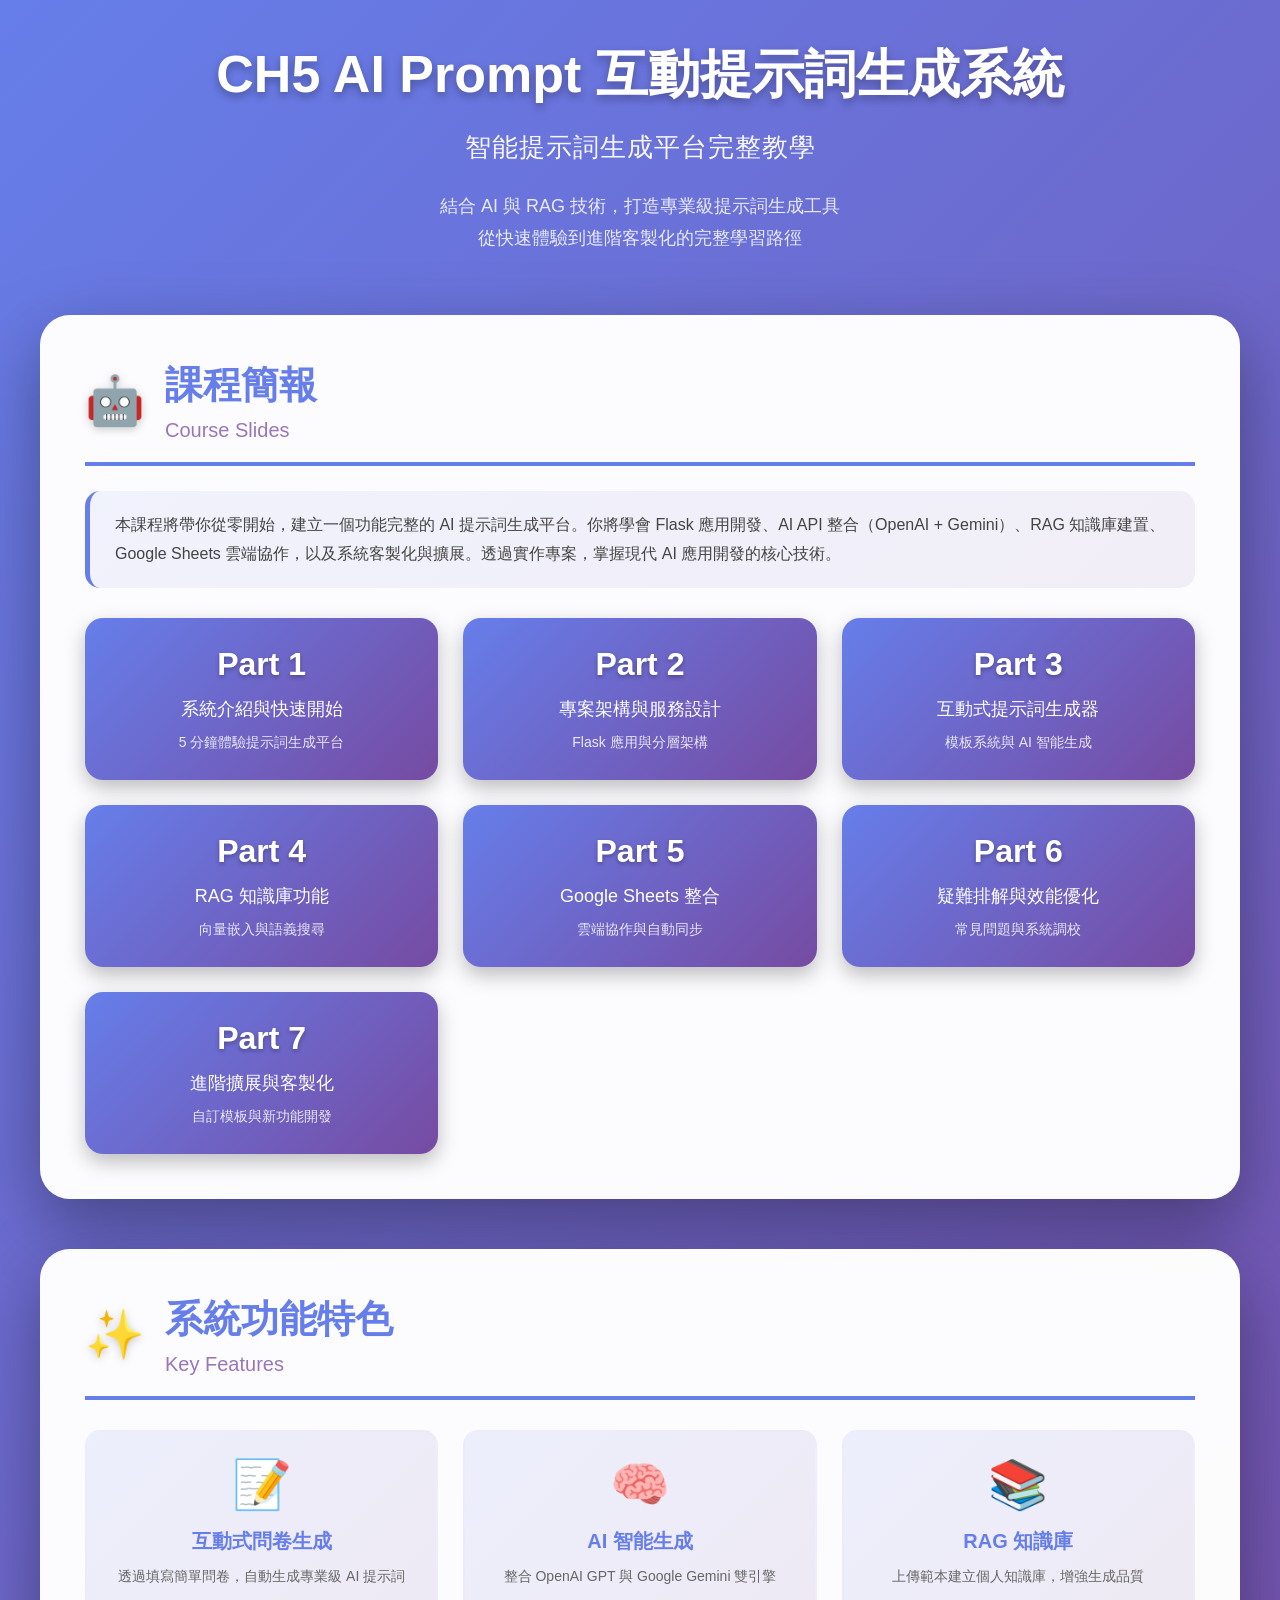
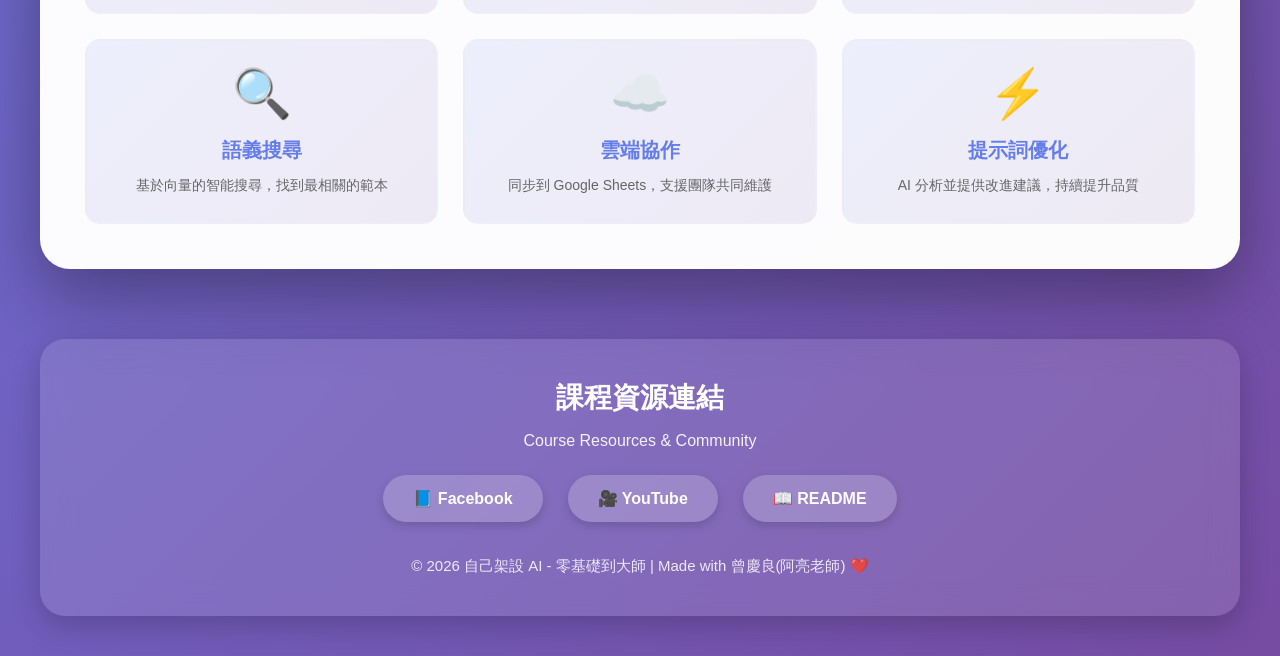
<file: slides/CH5_Overview.html>
<!DOCTYPE html>
<html lang="zh-TW">
<head>
    <meta charset="UTF-8">
    <meta name="viewport" content="width=device-width, initial-scale=1.0">
    <title>CH5 AI Prompt 互動提示詞生成系統</title>
    <style>
        * {
            margin: 0;
            padding: 0;
            box-sizing: border-box;
        }

        body {
            font-family: 'Microsoft JhengHei', 'Segoe UI', Arial, sans-serif;
            background: linear-gradient(135deg, #667eea 0%, #764ba2 100%);
            min-height: 100vh;
            padding: 40px 20px;
        }

        .container {
            max-width: 1200px;
            margin: 0 auto;
        }

        .header {
            text-align: center;
            color: white;
            margin-bottom: 60px;
            animation: fadeInDown 1s ease;
        }

        .header h1 {
            font-size: 52px;
            margin-bottom: 20px;
            text-shadow: 0 4px 8px rgba(0, 0, 0, 0.3);
            font-weight: 800;
        }

        .header p {
            font-size: 26px;
            opacity: 0.95;
            font-weight: 300;
            letter-spacing: 1px;
        }

        .header .course-info {
            margin-top: 25px;
            font-size: 18px;
            opacity: 0.85;
            line-height: 1.8;
        }

        .main-section {
            background: rgba(255, 255, 255, 0.98);
            border-radius: 30px;
            padding: 45px;
            margin-bottom: 50px;
            box-shadow: 0 25px 70px rgba(0, 0, 0, 0.35);
            animation: fadeInUp 1s ease;
            transition: transform 0.3s ease, box-shadow 0.3s ease;
        }

        .main-section:hover {
            transform: translateY(-5px);
            box-shadow: 0 30px 80px rgba(0, 0, 0, 0.45);
        }

        .section-header {
            display: flex;
            align-items: center;
            gap: 20px;
            margin-bottom: 25px;
            padding-bottom: 20px;
            border-bottom: 4px solid #667eea;
        }

        .section-icon {
            font-size: 48px;
            filter: drop-shadow(0 2px 4px rgba(0, 0, 0, 0.2));
        }

        .section-info {
            flex: 1;
        }

        .section-title {
            font-size: 38px;
            margin-bottom: 8px;
            font-weight: 700;
            color: #667eea;
        }

        .section-subtitle {
            font-size: 20px;
            opacity: 0.75;
            font-weight: 400;
            color: #764ba2;
        }

        .section-description {
            background: linear-gradient(135deg, rgba(102, 126, 234, 0.08), rgba(118, 75, 162, 0.08));
            padding: 20px 25px;
            border-radius: 15px;
            margin-bottom: 30px;
            border-left: 5px solid #667eea;
            font-size: 16px;
            line-height: 1.8;
            color: #444;
        }

        .parts-grid {
            display: grid;
            grid-template-columns: repeat(auto-fill, minmax(320px, 1fr));
            gap: 25px;
            margin-top: 30px;
        }

        .part-card {
            background: linear-gradient(135deg, #667eea 0%, #764ba2 100%);
            border-radius: 18px;
            padding: 28px;
            text-decoration: none;
            color: white;
            transition: all 0.4s cubic-bezier(0.175, 0.885, 0.32, 1.275);
            box-shadow: 0 8px 20px rgba(0, 0, 0, 0.25);
            text-align: center;
            position: relative;
            overflow: hidden;
        }

        .part-card::before {
            content: '';
            position: absolute;
            top: 0;
            left: 0;
            right: 0;
            bottom: 0;
            background: linear-gradient(135deg, rgba(255, 255, 255, 0.1) 0%, rgba(255, 255, 255, 0) 100%);
            opacity: 0;
            transition: opacity 0.3s ease;
        }

        .part-card:hover::before {
            opacity: 1;
        }

        .part-card:hover {
            transform: translateY(-8px) scale(1.03);
            box-shadow: 0 15px 40px rgba(0, 0, 0, 0.45);
        }

        .part-number {
            font-size: 32px;
            font-weight: 800;
            margin-bottom: 12px;
            text-shadow: 0 2px 4px rgba(0, 0, 0, 0.3);
            position: relative;
            z-index: 1;
        }

        .part-title {
            font-size: 18px;
            line-height: 1.6;
            font-weight: 500;
            position: relative;
            z-index: 1;
        }

        .part-desc {
            font-size: 14px;
            opacity: 0.85;
            margin-top: 10px;
            position: relative;
            z-index: 1;
        }

        .features-section {
            background: rgba(255, 255, 255, 0.98);
            border-radius: 30px;
            padding: 45px;
            margin-bottom: 50px;
            box-shadow: 0 25px 70px rgba(0, 0, 0, 0.35);
        }

        .features-grid {
            display: grid;
            grid-template-columns: repeat(auto-fit, minmax(280px, 1fr));
            gap: 25px;
            margin-top: 30px;
        }

        .feature-card {
            background: linear-gradient(135deg, rgba(102, 126, 234, 0.1), rgba(118, 75, 162, 0.1));
            border-radius: 15px;
            padding: 25px;
            text-align: center;
            border: 2px solid transparent;
            transition: all 0.3s ease;
        }

        .feature-card:hover {
            border-color: #667eea;
            transform: translateY(-5px);
        }

        .feature-icon {
            font-size: 48px;
            margin-bottom: 15px;
        }

        .feature-title {
            font-size: 20px;
            font-weight: 700;
            color: #667eea;
            margin-bottom: 10px;
        }

        .feature-desc {
            font-size: 14px;
            color: #666;
            line-height: 1.6;
        }

        .footer {
            text-align: center;
            color: white;
            margin-top: 70px;
            padding: 40px;
            background: rgba(255, 255, 255, 0.12);
            border-radius: 25px;
            backdrop-filter: blur(15px);
            box-shadow: 0 10px 30px rgba(0, 0, 0, 0.2);
        }

        .footer h3 {
            font-size: 28px;
            margin-bottom: 15px;
            font-weight: 700;
        }

        .footer p {
            font-size: 16px;
            opacity: 0.9;
        }

        .footer-links {
            display: flex;
            justify-content: center;
            gap: 25px;
            margin-top: 25px;
            flex-wrap: wrap;
        }

        .footer-link {
            background: rgba(255, 255, 255, 0.2);
            color: white;
            padding: 14px 30px;
            border-radius: 30px;
            text-decoration: none;
            transition: all 0.3s ease;
            font-weight: 600;
            font-size: 16px;
            box-shadow: 0 4px 10px rgba(0, 0, 0, 0.15);
        }

        .footer-link:hover {
            background: rgba(255, 255, 255, 0.35);
            transform: translateY(-3px);
            box-shadow: 0 6px 15px rgba(0, 0, 0, 0.25);
            text-decoration: none;
        }

        .progress-indicator {
            position: fixed;
            top: 0;
            left: 0;
            height: 4px;
            background: linear-gradient(90deg, #667eea 0%, #764ba2 100%);
            z-index: 10000;
            transition: width 0.3s ease;
        }

        @keyframes fadeInDown {
            from {
                opacity: 0;
                transform: translateY(-40px);
            }
            to {
                opacity: 1;
                transform: translateY(0);
            }
        }

        @keyframes fadeInUp {
            from {
                opacity: 0;
                transform: translateY(40px);
            }
            to {
                opacity: 1;
                transform: translateY(0);
            }
        }

        @media (max-width: 768px) {
            .header h1 {
                font-size: 32px;
            }

            .header p {
                font-size: 18px;
            }

            .header .course-info {
                font-size: 14px;
            }

            .main-section {
                padding: 30px 25px;
            }

            .section-header {
                flex-direction: column;
                text-align: center;
                gap: 10px;
            }

            .section-title {
                font-size: 26px;
            }

            .section-subtitle {
                font-size: 16px;
            }

            .parts-grid {
                grid-template-columns: 1fr;
                gap: 18px;
            }

            .part-card {
                padding: 22px;
            }

            .part-number {
                font-size: 26px;
            }

            .part-title {
                font-size: 16px;
            }

            .footer-links {
                flex-direction: column;
                gap: 15px;
            }
        }
    </style>
</head>
<body>
    <div class="progress-indicator" id="progressBar"></div>

    <div class="container">
        <div class="header">
            <h1>CH5 AI Prompt 互動提示詞生成系統</h1>
            <p>智能提示詞生成平台完整教學</p>
            <div class="course-info">
                結合 AI 與 RAG 技術，打造專業級提示詞生成工具<br>
                從快速體驗到進階客製化的完整學習路徑
            </div>
        </div>

        <!-- Main Section -->
        <div class="main-section">
            <div class="section-header">
                <div class="section-icon">🤖</div>
                <div class="section-info">
                    <h2 class="section-title">課程簡報</h2>
                    <p class="section-subtitle">Course Slides</p>
                </div>
            </div>
            <div class="section-description">
                本課程將帶你從零開始，建立一個功能完整的 AI 提示詞生成平台。你將學會 Flask 應用開發、AI API 整合（OpenAI + Gemini）、RAG 知識庫建置、Google Sheets 雲端協作，以及系統客製化與擴展。透過實作專案，掌握現代 AI 應用開發的核心技術。
            </div>
            <div class="parts-grid">
                <a href="Part1_系統介紹與快速開始.html" class="part-card">
                    <div class="part-number">Part 1</div>
                    <div class="part-title">系統介紹與快速開始</div>
                    <div class="part-desc">5 分鐘體驗提示詞生成平台</div>
                </a>
                <a href="Part2_專案架構與服務設計.html" class="part-card">
                    <div class="part-number">Part 2</div>
                    <div class="part-title">專案架構與服務設計</div>
                    <div class="part-desc">Flask 應用與分層架構</div>
                </a>
                <a href="Part3_互動式提示詞生成器.html" class="part-card">
                    <div class="part-number">Part 3</div>
                    <div class="part-title">互動式提示詞生成器</div>
                    <div class="part-desc">模板系統與 AI 智能生成</div>
                </a>
                <a href="Part4_RAG知識庫功能.html" class="part-card">
                    <div class="part-number">Part 4</div>
                    <div class="part-title">RAG 知識庫功能</div>
                    <div class="part-desc">向量嵌入與語義搜尋</div>
                </a>
                <a href="Part5_Google_Sheets整合.html" class="part-card">
                    <div class="part-number">Part 5</div>
                    <div class="part-title">Google Sheets 整合</div>
                    <div class="part-desc">雲端協作與自動同步</div>
                </a>
                <a href="Part6_疑難排解與效能優化.html" class="part-card">
                    <div class="part-number">Part 6</div>
                    <div class="part-title">疑難排解與效能優化</div>
                    <div class="part-desc">常見問題與系統調校</div>
                </a>
                <a href="Part7_進階擴展與客製化.html" class="part-card">
                    <div class="part-number">Part 7</div>
                    <div class="part-title">進階擴展與客製化</div>
                    <div class="part-desc">自訂模板與新功能開發</div>
                </a>
            </div>
        </div>

        <!-- Features Section -->
        <div class="features-section">
            <div class="section-header">
                <div class="section-icon">✨</div>
                <div class="section-info">
                    <h2 class="section-title">系統功能特色</h2>
                    <p class="section-subtitle">Key Features</p>
                </div>
            </div>
            <div class="features-grid">
                <div class="feature-card">
                    <div class="feature-icon">📝</div>
                    <div class="feature-title">互動式問卷生成</div>
                    <div class="feature-desc">透過填寫簡單問卷，自動生成專業級 AI 提示詞</div>
                </div>
                <div class="feature-card">
                    <div class="feature-icon">🧠</div>
                    <div class="feature-title">AI 智能生成</div>
                    <div class="feature-desc">整合 OpenAI GPT 與 Google Gemini 雙引擎</div>
                </div>
                <div class="feature-card">
                    <div class="feature-icon">📚</div>
                    <div class="feature-title">RAG 知識庫</div>
                    <div class="feature-desc">上傳範本建立個人知識庫，增強生成品質</div>
                </div>
                <div class="feature-card">
                    <div class="feature-icon">🔍</div>
                    <div class="feature-title">語義搜尋</div>
                    <div class="feature-desc">基於向量的智能搜尋，找到最相關的範本</div>
                </div>
                <div class="feature-card">
                    <div class="feature-icon">☁️</div>
                    <div class="feature-title">雲端協作</div>
                    <div class="feature-desc">同步到 Google Sheets，支援團隊共同維護</div>
                </div>
                <div class="feature-card">
                    <div class="feature-icon">⚡</div>
                    <div class="feature-title">提示詞優化</div>
                    <div class="feature-desc">AI 分析並提供改進建議，持續提升品質</div>
                </div>
            </div>
        </div>

        <!-- Footer -->
        <div class="footer">
            <h3>課程資源連結</h3>
            <p>Course Resources & Community</p>
            <div class="footer-links">
                <a href="https://www.facebook.com/iddmail" target="_blank" class="footer-link">📘 Facebook</a>
                <a href="https://www.youtube.com/@Liang-yt02" target="_blank" class="footer-link">🎥 YouTube</a>
                <a href="../README.md" class="footer-link">📖 README</a>
            </div>
            <p style="margin-top: 35px; opacity: 0.85; font-size: 15px;">© 2026 自己架設 AI - 零基礎到大師 | Made with 曾慶良(阿亮老師) ❤️</p>
        </div>
    </div>

    <script>
        // 滾動進度條
        window.addEventListener('scroll', () => {
            const winScroll = document.body.scrollTop || document.documentElement.scrollTop;
            const height = document.documentElement.scrollHeight - document.documentElement.clientHeight;
            const scrolled = (winScroll / height) * 100;
            document.getElementById('progressBar').style.width = scrolled + '%';
        });
    </script>
</body>
</html>
</file>
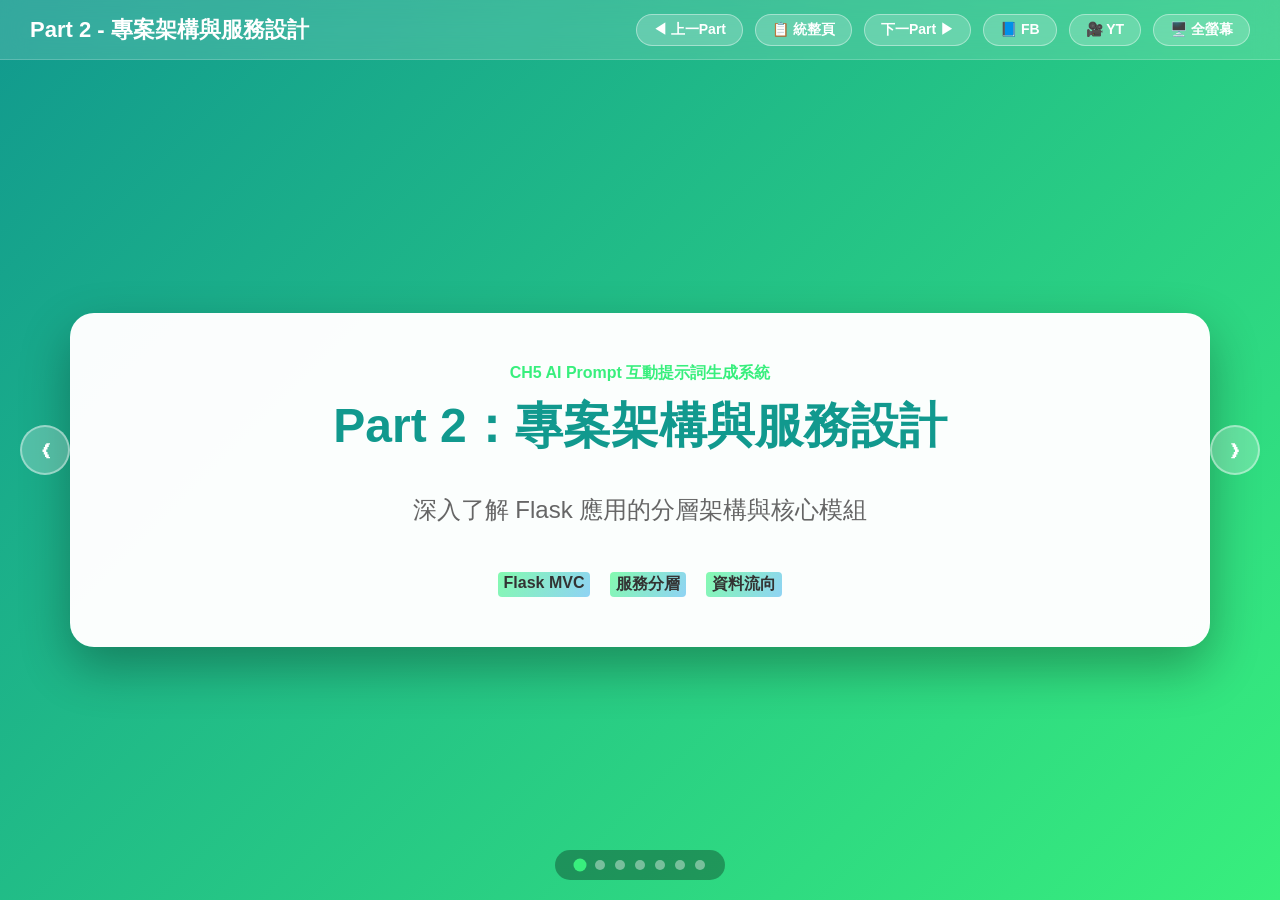
<file: slides/Part2_專案架構與服務設計.html>
<!DOCTYPE html>
<html lang="zh-TW">
<head>
    <meta charset="UTF-8">
    <meta name="viewport" content="width=device-width, initial-scale=1.0">
    <title>Part 2 - 專案架構與服務設計</title>
    <style>
        * { margin: 0; padding: 0; box-sizing: border-box; }
        body {
            font-family: 'Microsoft JhengHei', 'Segoe UI', Arial, sans-serif;
            background: linear-gradient(135deg, #11998e 0%, #38ef7d 100%);
            min-height: 100vh;
            overflow: hidden;
            color: #333;
        }
        .nav-bar {
            position: fixed;
            top: 0; left: 0; right: 0;
            height: 60px;
            background: rgba(255, 255, 255, 0.15);
            backdrop-filter: blur(12px);
            border-bottom: 1px solid rgba(255, 255, 255, 0.2);
            display: flex;
            justify-content: space-between;
            align-items: center;
            padding: 0 30px;
            z-index: 10000;
        }
        .nav-title { font-size: 22px; font-weight: 700; color: #fff; }
        .nav-buttons { display: flex; gap: 12px; }
        .nav-btn {
            background: rgba(255, 255, 255, 0.2);
            border: 1px solid rgba(255, 255, 255, 0.4);
            color: white;
            padding: 6px 16px;
            border-radius: 20px;
            cursor: pointer;
            font-size: 14px;
            font-weight: 600;
            text-decoration: none;
            transition: all 0.3s ease;
        }
        .nav-btn:hover { background: rgba(255, 255, 255, 0.4); transform: translateY(-2px); }
        .slide-container { width: 100%; height: 100vh; padding-top: 60px; position: relative; }
        .slide {
            position: absolute;
            top: 60px; left: 0;
            width: 100%;
            height: calc(100vh - 60px);
            display: none;
            align-items: center;
            justify-content: center;
            padding: 40px;
            opacity: 0;
            transition: opacity 0.4s ease;
        }
        .slide.active { display: flex; opacity: 1; }
        .content-card {
            background: rgba(255, 255, 255, 0.98);
            border-radius: 24px;
            box-shadow: 0 20px 50px rgba(0, 0, 0, 0.3);
            padding: 50px;
            max-width: 1200px;
            width: 95%;
            max-height: 85vh;
            overflow-y: auto;
        }
        h1 { color: #11998e; font-size: 48px; margin-bottom: 20px; text-align: center; }
        h2 { color: #11998e; font-size: 36px; margin-bottom: 30px; border-bottom: 3px solid #38ef7d; padding-bottom: 12px; }
        h3 { color: #11998e; font-size: 24px; margin: 25px 0 15px 0; }
        p, li { font-size: 18px; line-height: 1.8; color: #444; margin-bottom: 12px; }
        ul, ol { padding-left: 30px; }
        code { background: #f0f2f5; padding: 3px 8px; border-radius: 6px; font-family: monospace; color: #d63384; }
        pre { background: #282c34; color: #abb2bf; padding: 20px; border-radius: 12px; overflow-x: auto; margin: 20px 0; font-size: 14px; line-height: 1.6; }
        .box { padding: 20px; border-radius: 12px; margin: 20px 0; border-left: 5px solid; }
        .info { background: #e3f2fd; border-color: #2196f3; }
        .success { background: #d4edda; border-color: #28a745; }
        .highlight { background: linear-gradient(120deg, #84fab0 0%, #8fd3f4 100%); padding: 2px 6px; border-radius: 4px; font-weight: bold; }
        .grid-2 { display: grid; grid-template-columns: repeat(2, 1fr); gap: 25px; margin: 25px 0; }
        .grid-3 { display: grid; grid-template-columns: repeat(3, 1fr); gap: 20px; margin: 25px 0; }
        .card { background: #f8f9fa; padding: 25px; border-radius: 15px; border: 1px solid #e9ecef; }
        .card:hover { transform: translateY(-5px); border-color: #38ef7d; transition: all 0.3s; }
        .card-icon { font-size: 40px; margin-bottom: 15px; }
        .card-title { font-size: 20px; font-weight: 700; color: #11998e; margin-bottom: 10px; }
        .nav-arrow {
            position: fixed;
            top: 50%;
            transform: translateY(-50%);
            background: rgba(255,255,255,0.25);
            color: white;
            width: 50px; height: 50px;
            border-radius: 50%;
            border: 2px solid rgba(255,255,255,0.4);
            font-size: 20px;
            cursor: pointer;
            z-index: 9000;
            display: flex;
            align-items: center;
            justify-content: center;
        }
        .nav-arrow:hover { background: rgba(255,255,255,0.5); }
        .prev-arrow { left: 20px; }
        .next-arrow { right: 20px; }
        .indicators {
            position: fixed;
            bottom: 20px;
            left: 50%;
            transform: translateX(-50%);
            display: flex;
            gap: 10px;
            z-index: 4000;
            padding: 10px 20px;
            background: rgba(0,0,0,0.3);
            border-radius: 25px;
        }
        .dot { width: 10px; height: 10px; background: rgba(255,255,255,0.4); border-radius: 50%; cursor: pointer; }
        .dot.active { background: #38ef7d; transform: scale(1.3); }
        .tree { font-family: monospace; background: #f8f9fa; padding: 20px; border-radius: 12px; margin: 20px 0; }
        .tree-line { margin: 5px 0; }
        .folder { color: #11998e; font-weight: bold; }
        .file { color: #666; }
        @media (max-width: 768px) {
            .grid-2, .grid-3 { grid-template-columns: 1fr; }
            h1 { font-size: 32px; }
            h2 { font-size: 26px; }
            .content-card { padding: 30px; }
        }
    </style>
</head>
<body>
    <div class="nav-bar">
        <div class="nav-title">Part 2 - 專案架構與服務設計</div>
        <div class="nav-buttons">
            <a href="Part1_系統介紹與快速開始.html" class="nav-btn">◀ 上一Part</a>
            <a href="Overview.html" class="nav-btn">📋 統整頁</a>
            <a href="Part3_互動式提示詞生成器.html" class="nav-btn">下一Part ▶</a>
            <a href="https://www.facebook.com/iddmail" target="_blank" class="nav-btn">📘 FB</a>
            <a href="https://www.youtube.com/@Liang-yt02" target="_blank" class="nav-btn">🎥 YT</a>
            <button class="nav-btn" onclick="toggleFullscreen()">🖥️ 全螢幕</button>
        </div>
    </div>

    <div class="slide-container">
        <!-- Slide 1: 封面 -->
        <div class="slide active">
            <div class="content-card" style="text-align: center;">
                <h4 style="color: #38ef7d; margin-bottom: 10px;">CH5 AI Prompt 互動提示詞生成系統</h4>
                <h1>Part 2：專案架構與服務設計</h1>
                <p style="font-size: 24px; color: #666; margin: 30px 0;">深入了解 Flask 應用的分層架構與核心模組</p>
                <div style="display: flex; justify-content: center; gap: 20px; margin-top: 40px;">
                    <span class="highlight">Flask MVC</span>
                    <span class="highlight">服務分層</span>
                    <span class="highlight">資料流向</span>
                </div>
            </div>
        </div>

        <!-- Slide 2: 專案目錄結構 -->
        <div class="slide">
            <div class="content-card">
                <h2>📁 專案目錄結構</h2>
                <div class="grid-2">
                    <div class="tree">
                        <div class="tree-line"><span class="folder">CH5_AI_Prompt_Generator/</span></div>
                        <div class="tree-line">├── <span class="file">app.py</span> # Flask 應用入口</div>
                        <div class="tree-line">├── <span class="file">config.py</span> # 配置管理</div>
                        <div class="tree-line">├── <span class="folder">src/</span></div>
                        <div class="tree-line">│   ├── <span class="folder">services/</span> # 服務層</div>
                        <div class="tree-line">│   │   ├── <span class="file">ai_service.py</span></div>
                        <div class="tree-line">│   │   ├── <span class="file">rag_service.py</span></div>
                        <div class="tree-line">│   │   └── <span class="file">prompt_builder.py</span></div>
                        <div class="tree-line">│   ├── <span class="folder">models/</span> # 資料模型</div>
                        <div class="tree-line">│   └── <span class="folder">utils/</span> # 工具函數</div>
                        <div class="tree-line">├── <span class="folder">templates/</span> # Jinja2 模板</div>
                        <div class="tree-line">├── <span class="folder">static/</span> # CSS/JS 靜態檔</div>
                        <div class="tree-line">├── <span class="folder">data/</span> # 資料儲存</div>
                        <div class="tree-line">└── <span class="folder">gas/</span> # Google Apps Script</div>
                    </div>
                    <div>
                        <h3>設計原則</h3>
                        <ul>
                            <li><strong>分層架構</strong>：路由、服務、資料分離</li>
                            <li><strong>模組化</strong>：功能獨立，易於維護</li>
                            <li><strong>配置驅動</strong>：透過 .env 控制行為</li>
                            <li><strong>可擴展</strong>：預留擴展空間</li>
                        </ul>
                    </div>
                </div>
            </div>
        </div>

        <!-- Slide 3: 核心服務模組 -->
        <div class="slide">
            <div class="content-card">
                <h2>🔧 核心服務模組設計</h2>
                <div class="grid-3">
                    <div class="card">
                        <div class="card-icon">🤖</div>
                        <div class="card-title">AIService</div>
                        <p>統一抽象 OpenAI 和 Gemini API</p>
                        <ul>
                            <li>智能生成提示詞</li>
                            <li>優化分析功能</li>
                            <li>錯誤處理與重試</li>
                        </ul>
                    </div>
                    <div class="card">
                        <div class="card-icon">📚</div>
                        <div class="card-title">RAGService</div>
                        <p>管理知識庫所有操作</p>
                        <ul>
                            <li>文件上傳與解析</li>
                            <li>向量嵌入與儲存</li>
                            <li>語義檢索</li>
                        </ul>
                    </div>
                    <div class="card">
                        <div class="card-icon">📝</div>
                        <div class="card-title">PromptBuilder</div>
                        <p>模板生成引擎</p>
                        <ul>
                            <li>樹狀模板結構</li>
                            <li>變數替換</li>
                            <li>多語言支援</li>
                        </ul>
                    </div>
                </div>
            </div>
        </div>

        <!-- Slide 4: 配置管理 -->
        <div class="slide">
            <div class="content-card">
                <h2>⚙️ 配置管理 (config.py)</h2>
                <pre><code>class Config:
    # Flask 配置
    SECRET_KEY = os.getenv('SECRET_KEY', 'dev-secret-key')
    DEBUG = os.getenv('FLASK_DEBUG', 'True').lower() == 'true'

    # AI 服務配置
    OPENAI_API_KEY = os.getenv('OPENAI_API_KEY')
    GOOGLE_AI_API_KEY = os.getenv('GOOGLE_AI_API_KEY')
    AI_PROVIDER = os.getenv('AI_PROVIDER', 'both')

    # RAG 配置
    VECTOR_DB_TYPE = os.getenv('VECTOR_DB_TYPE', 'chromadb')
    EMBEDDING_PROVIDER = os.getenv('EMBEDDING_PROVIDER', 'sentence-transformers')

    # Google Sheets 整合
    GOOGLE_SHEETS_ENABLED = os.getenv('GOOGLE_SHEETS_ENABLED', 'false')</code></pre>
                <div class="box info">
                    <strong>優勢</strong>：集中管理配置，透過環境變數調整行為，不需修改程式碼
                </div>
            </div>
        </div>

        <!-- Slide 5: 資料流向 -->
        <div class="slide">
            <div class="content-card">
                <h2>🔄 資料流向分析</h2>
                <div style="text-align: center; margin: 30px 0;">
                    <div style="display: inline-block; background: #e3f2fd; padding: 20px 40px; border-radius: 15px; margin: 10px;">
                        <strong>1. 前端</strong><br>generator.html → 收集表單資料
                    </div>
                    <div style="font-size: 30px; margin: 10px;">↓</div>
                    <div style="display: inline-block; background: #fff3cd; padding: 20px 40px; border-radius: 15px; margin: 10px;">
                        <strong>2. API 路由</strong><br>/api/generate → 驗證與分發
                    </div>
                    <div style="font-size: 30px; margin: 10px;">↓</div>
                    <div style="display: inline-block; background: #d4edda; padding: 20px 40px; border-radius: 15px; margin: 10px;">
                        <strong>3. 服務層</strong><br>PromptBuilder / AIService
                    </div>
                    <div style="font-size: 30px; margin: 10px;">↓</div>
                    <div style="display: inline-block; background: #f8d7da; padding: 20px 40px; border-radius: 15px; margin: 10px;">
                        <strong>4. 返回結果</strong><br>JSON Response → 前端展示
                    </div>
                </div>
            </div>
        </div>

        <!-- Slide 6: 設計決策 -->
        <div class="slide">
            <div class="content-card">
                <h2>💡 關鍵設計決策</h2>
                <div class="grid-2">
                    <div class="card">
                        <h3>為什麼同時支援模板和 AI 生成？</h3>
                        <ul>
                            <li><strong>成本考量</strong>：模板生成免費</li>
                            <li><strong>可靠性</strong>：API 不可用時的備案</li>
                            <li><strong>速度</strong>：模板幾乎即時</li>
                            <li><strong>學習價值</strong>：展示良好結構</li>
                        </ul>
                    </div>
                    <div class="card">
                        <h3>為什麼選擇 ChromaDB？</h3>
                        <ul>
                            <li><strong>嵌入式</strong>：不需獨立伺服器</li>
                            <li><strong>易用性</strong>：幾行程式碼完成操作</li>
                            <li><strong>效能</strong>：中小規模表現良好</li>
                            <li><strong>可遷移</strong>：未來可升級</li>
                        </ul>
                    </div>
                    <div class="card">
                        <h3>為什麼使用 SQLite？</h3>
                        <ul>
                            <li><strong>嵌入式</strong>：單一檔案儲存</li>
                            <li><strong>可攜性</strong>：整個目錄可遷移</li>
                            <li><strong>效能夠用</strong>：低頻操作</li>
                            <li><strong>可升級</strong>：SQLAlchemy ORM</li>
                        </ul>
                    </div>
                    <div class="card">
                        <h3>為什麼不用 React/Vue？</h3>
                        <ul>
                            <li><strong>降低門檻</strong>：HTML+JS 易理解</li>
                            <li><strong>簡化部署</strong>：不需 npm 構建</li>
                            <li><strong>互動夠用</strong>：原生 JS 能勝任</li>
                            <li><strong>實用主義</strong>：解決問題優先</li>
                        </ul>
                    </div>
                </div>
            </div>
        </div>

        <!-- Slide 7: 本節重點 -->
        <div class="slide">
            <div class="content-card">
                <h2>📌 本節重點回顧</h2>
                <div class="grid-2">
                    <div class="card" style="background: #d4edda;">
                        <div class="card-icon">✅</div>
                        <div class="card-title">學到的內容</div>
                        <ul>
                            <li>Flask 應用的標準目錄結構</li>
                            <li>三大核心服務模組的職責</li>
                            <li>配置驅動設計的優勢</li>
                            <li>資料在系統中的流向</li>
                            <li>關鍵技術選型的理由</li>
                        </ul>
                    </div>
                    <div class="card" style="background: #e3f2fd;">
                        <div class="card-icon">📖</div>
                        <div class="card-title">設計哲學</div>
                        <ul>
                            <li>分層架構易於維護</li>
                            <li>模組化支援擴展</li>
                            <li>配置驅動提高靈活性</li>
                            <li>實用主義優於技術炫技</li>
                            <li>簡單是最好的設計</li>
                        </ul>
                    </div>
                </div>
                <div class="box success" style="text-align: center; margin-top: 30px;">
                    <strong>下一節：深入了解互動式提示詞生成器的實作細節</strong>
                </div>
            </div>
        </div>
    </div>

    <button class="nav-arrow prev-arrow" onclick="changeSlide(-1)">❮</button>
    <button class="nav-arrow next-arrow" onclick="changeSlide(1)">❯</button>
    <div class="indicators" id="indicators"></div>

    <script>
        let currentSlide = 0;
        const slides = document.querySelectorAll('.slide');
        const totalSlides = slides.length;
        function init() {
            const container = document.getElementById('indicators');
            for (let i = 0; i < totalSlides; i++) {
                const dot = document.createElement('div');
                dot.className = 'dot' + (i === 0 ? ' active' : '');
                dot.onclick = () => goToSlide(i);
                container.appendChild(dot);
            }
            document.addEventListener('keydown', handleKeydown);
        }
        function handleKeydown(e) {
            if (e.key === 'ArrowLeft') changeSlide(-1);
            if (e.key === 'ArrowRight') changeSlide(1);
        }
        function showSlide(index) {
            if (index < 0) index = 0;
            if (index >= totalSlides) index = totalSlides - 1;
            slides.forEach(s => s.classList.remove('active'));
            slides[index].classList.add('active');
            currentSlide = index;
            document.querySelectorAll('.dot').forEach((d, i) => d.classList.toggle('active', i === index));
        }
        function changeSlide(dir) { showSlide(currentSlide + dir); }
        function goToSlide(index) { showSlide(index); }
        function toggleFullscreen() {
            if (!document.fullscreenElement) {
                document.documentElement.requestFullscreen();
            } else {
                document.exitFullscreen();
            }
        }
        init();
    </script>
</body>
</html>
</file>
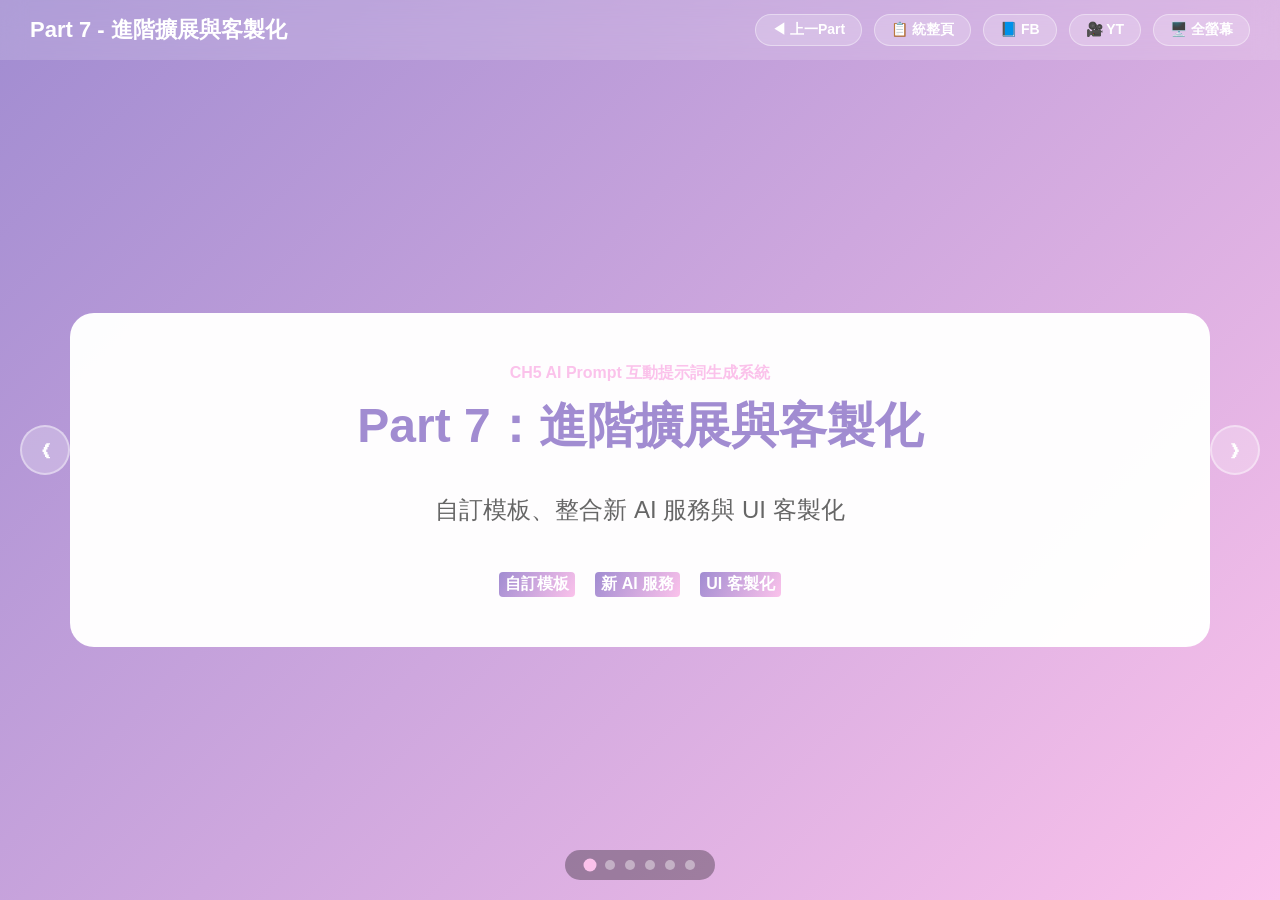
<file: slides/Part7_進階擴展與客製化.html>
<!DOCTYPE html>
<html lang="zh-TW">
<head>
    <meta charset="UTF-8">
    <meta name="viewport" content="width=device-width, initial-scale=1.0">
    <title>Part 7 - 進階擴展與客製化</title>
    <style>
        * { margin: 0; padding: 0; box-sizing: border-box; }
        body {
            font-family: 'Microsoft JhengHei', 'Segoe UI', Arial, sans-serif;
            background: linear-gradient(135deg, #a18cd1 0%, #fbc2eb 100%);
            min-height: 100vh; overflow: hidden; color: #333;
        }
        .nav-bar { position: fixed; top: 0; left: 0; right: 0; height: 60px; background: rgba(255, 255, 255, 0.15); backdrop-filter: blur(12px); display: flex; justify-content: space-between; align-items: center; padding: 0 30px; z-index: 10000; }
        .nav-title { font-size: 22px; font-weight: 700; color: #fff; }
        .nav-buttons { display: flex; gap: 12px; }
        .nav-btn { background: rgba(255, 255, 255, 0.2); border: 1px solid rgba(255, 255, 255, 0.4); color: white; padding: 6px 16px; border-radius: 20px; cursor: pointer; font-size: 14px; font-weight: 600; text-decoration: none; transition: all 0.3s ease; }
        .nav-btn:hover { background: rgba(255, 255, 255, 0.4); }
        .slide { position: absolute; top: 60px; left: 0; width: 100%; height: calc(100vh - 60px); display: none; align-items: center; justify-content: center; padding: 40px; opacity: 0; transition: opacity 0.4s ease; }
        .slide.active { display: flex; opacity: 1; }
        .content-card { background: rgba(255, 255, 255, 0.98); border-radius: 24px; padding: 50px; max-width: 1200px; width: 95%; max-height: 85vh; overflow-y: auto; }
        h1 { color: #a18cd1; font-size: 48px; margin-bottom: 20px; text-align: center; }
        h2 { color: #a18cd1; font-size: 36px; margin-bottom: 30px; border-bottom: 3px solid #fbc2eb; padding-bottom: 12px; }
        h3 { color: #a18cd1; font-size: 24px; margin: 25px 0 15px 0; }
        p, li { font-size: 18px; line-height: 1.8; color: #444; margin-bottom: 12px; }
        code { background: #f0f2f5; padding: 3px 8px; border-radius: 6px; font-family: monospace; color: #d63384; }
        pre { background: #282c34; color: #abb2bf; padding: 20px; border-radius: 12px; overflow-x: auto; margin: 20px 0; font-size: 14px; }
        .box { padding: 20px; border-radius: 12px; margin: 20px 0; border-left: 5px solid; }
        .info { background: #e3f2fd; border-color: #2196f3; }
        .success { background: #d4edda; border-color: #28a745; }
        .highlight { background: linear-gradient(120deg, #a18cd1 0%, #fbc2eb 100%); padding: 2px 6px; border-radius: 4px; font-weight: bold; color: white; }
        .grid-2 { display: grid; grid-template-columns: repeat(2, 1fr); gap: 25px; margin: 25px 0; }
        .grid-3 { display: grid; grid-template-columns: repeat(3, 1fr); gap: 20px; margin: 25px 0; }
        .card { background: #f8f9fa; padding: 25px; border-radius: 15px; border: 1px solid #e9ecef; }
        .card:hover { transform: translateY(-5px); border-color: #a18cd1; transition: all 0.3s; }
        .card-icon { font-size: 40px; margin-bottom: 15px; }
        .card-title { font-size: 20px; font-weight: 700; color: #a18cd1; margin-bottom: 10px; }
        .nav-arrow { position: fixed; top: 50%; transform: translateY(-50%); background: rgba(255,255,255,0.25); color: white; width: 50px; height: 50px; border-radius: 50%; border: 2px solid rgba(255,255,255,0.4); font-size: 20px; cursor: pointer; z-index: 9000; display: flex; align-items: center; justify-content: center; }
        .prev-arrow { left: 20px; }
        .next-arrow { right: 20px; }
        .indicators { position: fixed; bottom: 20px; left: 50%; transform: translateX(-50%); display: flex; gap: 10px; z-index: 4000; padding: 10px 20px; background: rgba(0,0,0,0.3); border-radius: 25px; }
        .dot { width: 10px; height: 10px; background: rgba(255,255,255,0.4); border-radius: 50%; cursor: pointer; }
        .dot.active { background: #fbc2eb; transform: scale(1.3); }
    </style>
</head>
<body>
    <div class="nav-bar">
        <div class="nav-title">Part 7 - 進階擴展與客製化</div>
        <div class="nav-buttons">
            <a href="Part6_疑難排解與效能優化.html" class="nav-btn">◀ 上一Part</a>
            <a href="Overview.html" class="nav-btn">📋 統整頁</a>
            <a href="https://www.facebook.com/iddmail" target="_blank" class="nav-btn">📘 FB</a>
            <a href="https://www.youtube.com/@Liang-yt02" target="_blank" class="nav-btn">🎥 YT</a>
            <button class="nav-btn" onclick="toggleFullscreen()">🖥️ 全螢幕</button>
        </div>
    </div>

    <div class="slide-container">
        <div class="slide active">
            <div class="content-card" style="text-align: center;">
                <h4 style="color: #fbc2eb; margin-bottom: 10px;">CH5 AI Prompt 互動提示詞生成系統</h4>
                <h1>Part 7：進階擴展與客製化</h1>
                <p style="font-size: 24px; color: #666; margin: 30px 0;">自訂模板、整合新 AI 服務與 UI 客製化</p>
                <div style="display: flex; justify-content: center; gap: 20px; margin-top: 40px;">
                    <span class="highlight">自訂模板</span>
                    <span class="highlight">新 AI 服務</span>
                    <span class="highlight">UI 客製化</span>
                </div>
            </div>
        </div>

        <div class="slide">
            <div class="content-card">
                <h2>📝 自訂提示詞模板</h2>
                <pre><code># 在 prompt_builder.py 新增專案類型
PROJECT_TYPES = {
    # ... 現有類型 ...
    'mobile_app': {
        'name': '行動應用程式',
        'tech_stack': ['React Native/Flutter', 'Native APIs', 'Backend Integration'],
        'sections': ['UI/UX 設計', '功能開發', '平台整合', '測試部署']
    }
}</code></pre>
                <pre><code>&lt;!-- 在 generator.html 新增選項 --&gt;
&lt;select class="form-select" id="project-type"&gt;
    &lt;!-- 現有選項 --&gt;
    &lt;option value="mobile_app"&gt;行動應用程式&lt;/option&gt;
&lt;/select&gt;</code></pre>
            </div>
        </div>

        <div class="slide">
            <div class="content-card">
                <h2>🤖 整合其他 AI 服務</h2>
                <p>以整合 Anthropic Claude 為例：</p>
                <pre><code># 1. 在 config.py 添加配置
ANTHROPIC_API_KEY = os.getenv('ANTHROPIC_API_KEY')
CLAUDE_MODEL = os.getenv('CLAUDE_MODEL', 'claude-3-opus-20240229')

# 2. 在 AIService 初始化 Anthropic 客戶端
if config.ANTHROPIC_API_KEY:
    import anthropic
    self.anthropic_client = anthropic.Anthropic(api_key=config.ANTHROPIC_API_KEY)

# 3. 新增 Claude 呼叫方法
def _generate_with_claude(self, prompt: str) -> str:
    message = self.anthropic_client.messages.create(
        model=config.CLAUDE_MODEL,
        max_tokens=4096,
        messages=[{"role": "user", "content": prompt}]
    )
    return message.content[0].text</code></pre>
            </div>
        </div>

        <div class="slide">
            <div class="content-card">
                <h2>🎨 UI 主題客製化</h2>
                <pre><code>/* 修改 static/css/main.css 中的 CSS 變數 */
:root {
    --primary-color: #4285f4;   /* 主色調 */
    --secondary-color: #34a853;
    --danger-color: #ea4335;
    --warning-color: #fbbc04;
}

/* 深色模式支援 */
@media (prefers-color-scheme: dark) {
    body {
        background-color: #1a1a1a;
        color: #e0e0e0;
    }
    .card {
        background-color: #2a2a2a;
        border-color: #3a3a3a;
    }
}</code></pre>
            </div>
        </div>

        <div class="slide">
            <div class="content-card">
                <h2">🚀 延伸應用方向</h2>
                <div class="grid-3">
                    <div class="card">
                        <div class="card-icon">💼</div>
                        <div class="card-title">個人 AI 工作流程</div>
                        <p>建立個人提示詞資產庫，整合日常開發工作</p>
                    </div>
                    <div class="card">
                        <div class="card-icon">👥</div>
                        <div class="card-title">團隊知識平台</div>
                        <p>部署到內部網路，建立範本審核與共享機制</p>
                    </div>
                    <div class="card">
                        <div class="card-icon">🎯</div>
                        <div class="card-title">領域專用工具</div>
                        <p>為教育、法律、醫療等領域開發專用版本</p>
                    </div>
                    <div class="card">
                        <div class="card-icon">🔌</div>
                        <div class="card-title">整合開發工具</div>
                        <p>開發 VS Code 擴充功能，整合到 IDE</p>
                    </div>
                    <div class="card">
                        <div class="card-icon">🤖</div>
                        <div class="card-title">AI Agent 開發</div>
                        <p>自動執行多步驟任務，完整開發流程自動化</p>
                    </div>
                    <div class="card">
                        <div class="card-icon">📱</div>
                        <div class="card-title">跨平台應用</div>
                        <p>開發行動 App 或 Electron 桌面應用</p>
                    </div>
                </div>
            </div>
        </div>

        <div class="slide">
            <div class="content-card">
                <h2>🎉 CH5 課程總結</h2>
                <div class="grid-2">
                    <div class="card" style="background: #d4edda;">
                        <div class="card-icon">📚</div>
                        <div class="card-title">學到的技術</div>
                        <ul>
                            <li>Flask 應用開發與分層架構</li>
                            <li>AI API 整合（OpenAI + Gemini）</li>
                            <li>RAG 技術（向量嵌入 + 語義搜尋）</li>
                            <li>Google Sheets 雲端整合</li>
                            <li>系統客製化與擴展</li>
                        </ul>
                    </div>
                    <div class="card" style="background: #e3f2fd;">
                        <div class="card-icon">💡</div>
                        <div class="card-title">設計思維</div>
                        <ul>
                            <li>模組化設計易於維護</li>
                            <li>抽象層隔離底層差異</li>
                            <li>配置驅動提高靈活性</li>
                            <li>備用方案確保可靠性</li>
                            <li>實用主義優於技術炫技</li>
                        </ul>
                    </div>
                </div>
                <div class="box success" style="text-align: center; margin-top: 30px;">
                    <h3>🎯 恭喜完成 CH5 課程！</h3>
                    <p>您已經掌握了建立 AI 提示詞生成系統的完整技術棧</p>
                </div>
            </div>
        </div>
    </div>

    <button class="nav-arrow prev-arrow" onclick="changeSlide(-1)">❮</button>
    <button class="nav-arrow next-arrow" onclick="changeSlide(1)">❯</button>
    <div class="indicators" id="indicators"></div>

    <script>
        let currentSlide = 0;
        const slides = document.querySelectorAll('.slide');
        const totalSlides = slides.length;
        function init() {
            const container = document.getElementById('indicators');
            for (let i = 0; i < totalSlides; i++) {
                const dot = document.createElement('div');
                dot.className = 'dot' + (i === 0 ? ' active' : '');
                dot.onclick = () => goToSlide(i);
                container.appendChild(dot);
            }
            document.addEventListener('keydown', e => {
                if (e.key === 'ArrowLeft') changeSlide(-1);
                if (e.key === 'ArrowRight') changeSlide(1);
            });
        }
        function showSlide(index) {
            if (index < 0) index = 0;
            if (index >= totalSlides) index = totalSlides - 1;
            slides.forEach(s => s.classList.remove('active'));
            slides[index].classList.add('active');
            currentSlide = index;
            document.querySelectorAll('.dot').forEach((d, i) => d.classList.toggle('active', i === index));
        }
        function changeSlide(dir) { showSlide(currentSlide + dir); }
        function goToSlide(index) { showSlide(index); }
        function toggleFullscreen() {
            if (!document.fullscreenElement) {
                document.documentElement.requestFullscreen();
            } else {
                document.exitFullscreen();
            }
        }
        init();
    </script>
</body>
</html>
</file>
